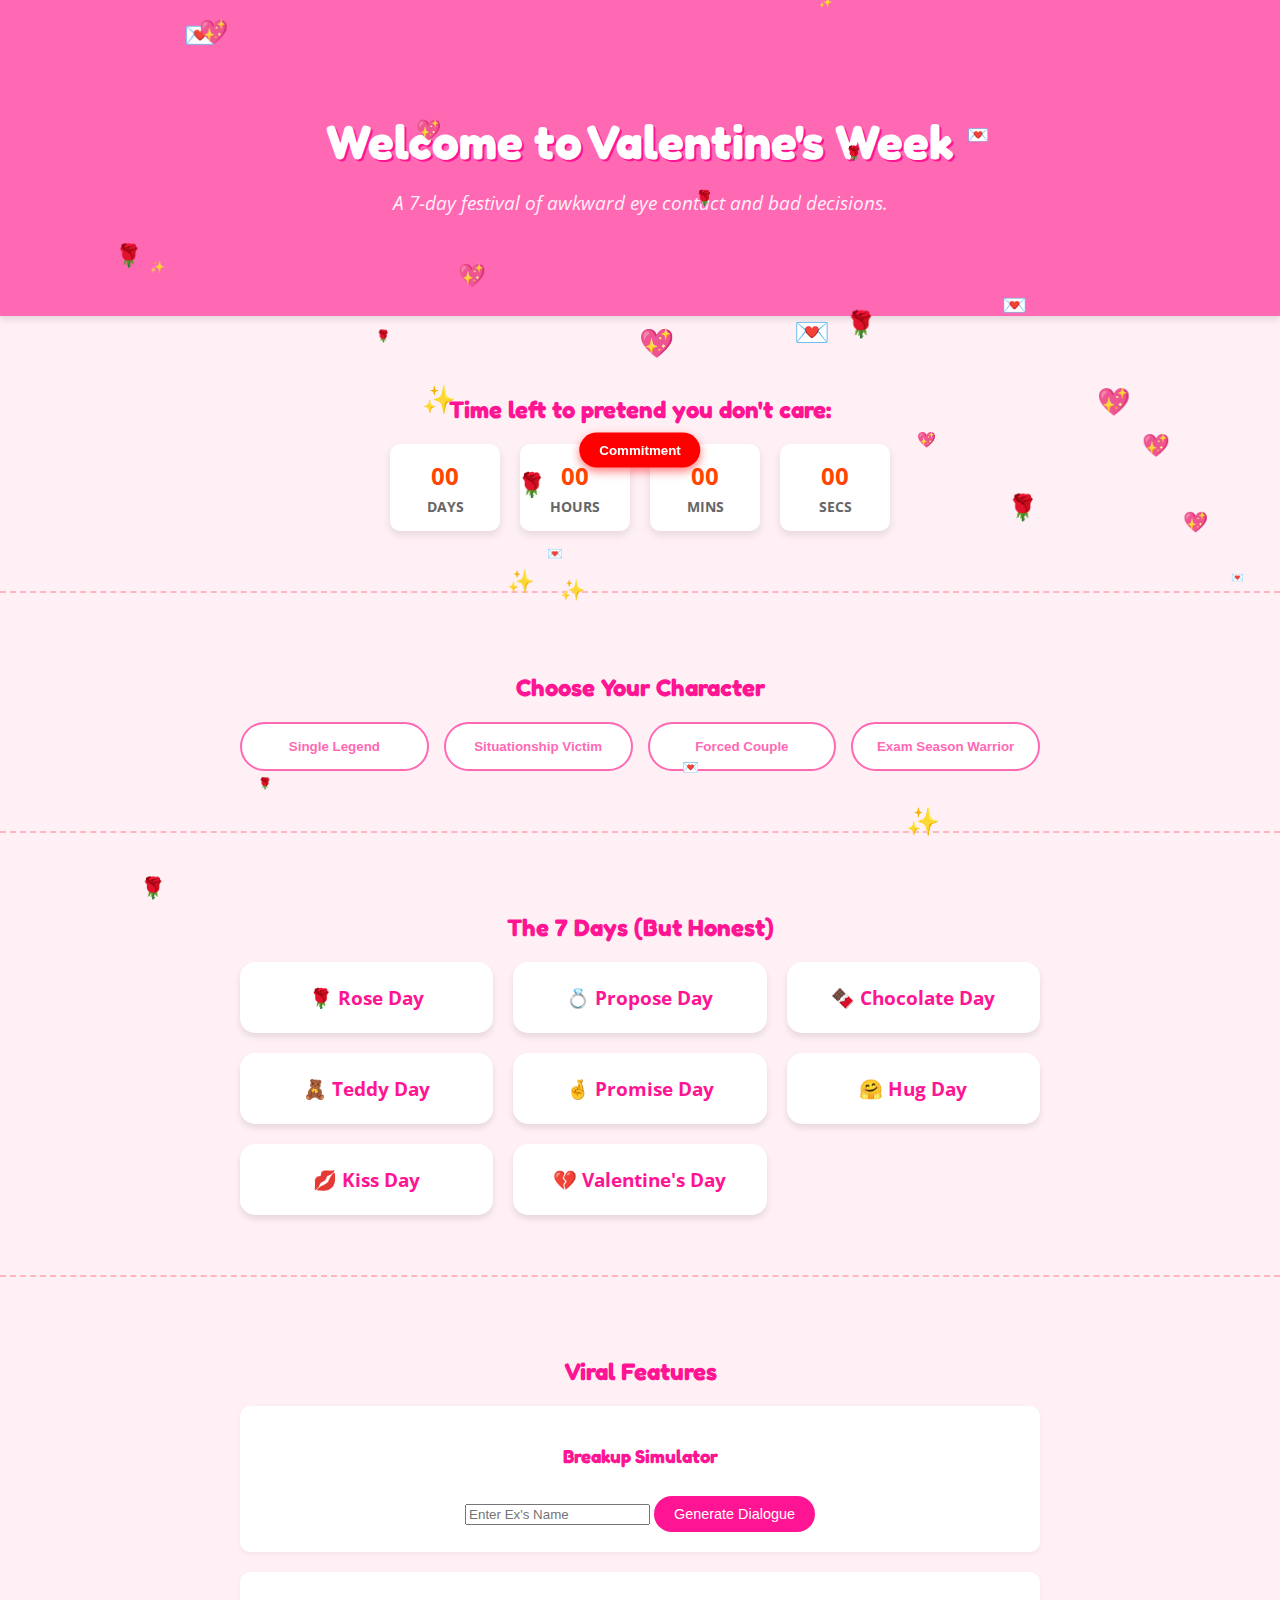
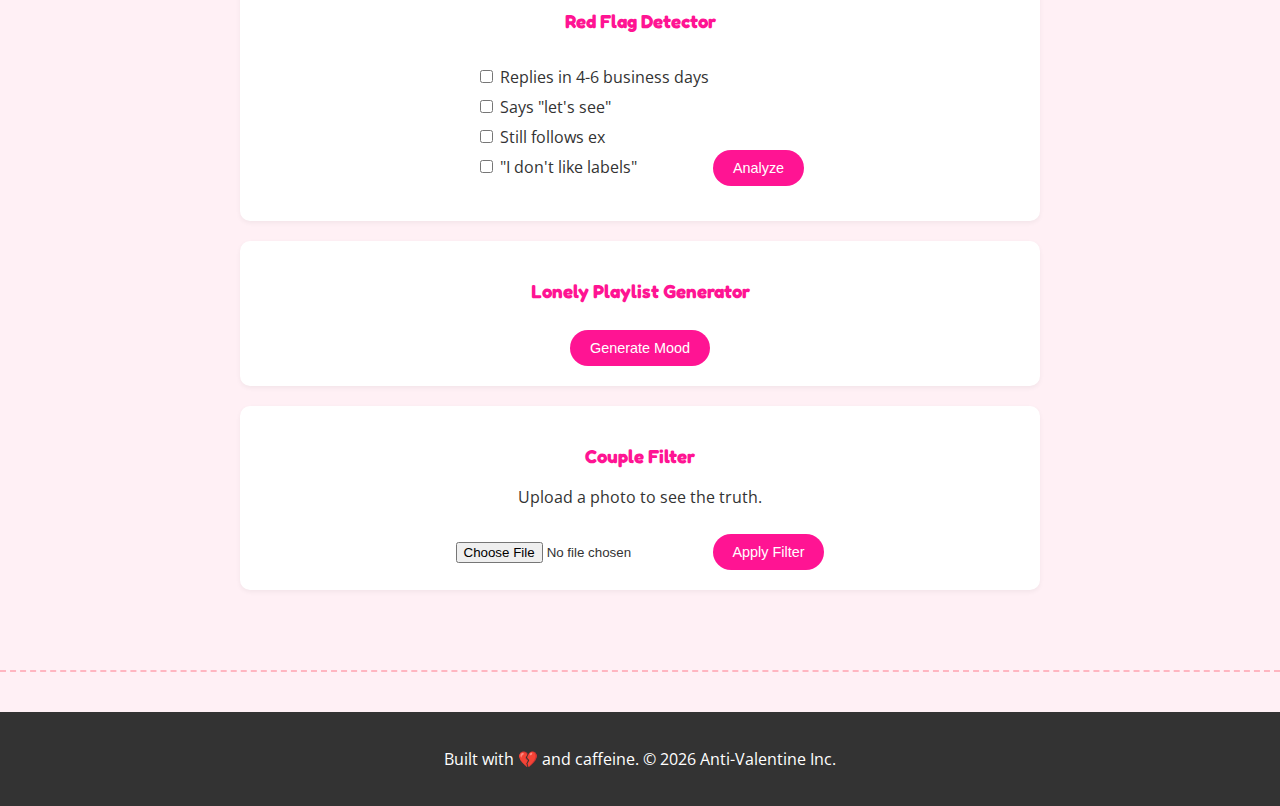
<file: index.html>
<!DOCTYPE html>
<html lang="en">

<head>
    <meta charset="UTF-8">
    <meta name="viewport" content="width=device-width, initial-scale=1.0">
    <title>Anti-Valentine Survival Calendar 2026</title>
    <link rel="stylesheet" href="style.css">
    <link href="https://fonts.googleapis.com/css2?family=Fredoka+One&family=Open+Sans:wght@400;600&display=swap"
        rel="stylesheet">
    <link rel="stylesheet" href="https://cdnjs.cloudflare.com/ajax/libs/font-awesome/6.0.0/css/all.min.css">
</head>

<body>

    <header class="hero">
        <div class="container">
            <h1>Welcome to Valentine's Week</h1>
            <p class="subtitle">A 7-day festival of awkward eye contact and bad decisions.</p>
        </div>
    </header>

    <section id="countdown" class="section">
        <div class="container">
            <h2>Time left to pretend you don't care:</h2>
            <div id="countdown-timer">
                <div class="time-unit">
                    <span id="days">00</span>
                    <label>Days</label>
                </div>
                <div class="time-unit">
                    <span id="hours">00</span>
                    <label>Hours</label>
                </div>
                <div class="time-unit">
                    <span id="minutes">00</span>
                    <label>Mins</label>
                </div>
                <div class="time-unit">
                    <span id="seconds">00</span>
                    <label>Secs</label>
                </div>
            </div>
        </div>
    </section>

    <section id="character-select" class="section">
        <div class="container">
            <h2>Choose Your Character</h2>
            <div class="character-grid">
                <button class="character-btn" data-char="single">Single Legend</button>
                <button class="character-btn" data-char="situationship">Situationship Victim</button>
                <button class="character-btn" data-char="forced">Forced Couple</button>
                <button class="character-btn" data-char="exam">Exam Season Warrior</button>
            </div>
            <div id="character-status" class="hidden">
                <p>Status: <span id="status-text">Select a character...</span></p>
                <p class="advice" id="ai-advice"></p>
            </div>
        </div>
    </section>

    <section id="the-week" class="section">
        <div class="container">
            <h2>The 7 Days (But Honest)</h2>
            <div class="days-nav-grid">
                <a href="rose-day.html" class="day-link-card">🌹 Rose Day</a>
                <a href="propose-day.html" class="day-link-card">💍 Propose Day</a>
                <a href="chocolate-day.html" class="day-link-card">🍫 Chocolate Day</a>
                <a href="teddy-day.html" class="day-link-card">🧸 Teddy Day</a>
                <a href="promise-day.html" class="day-link-card">🤞 Promise Day</a>
                <a href="hug-day.html" class="day-link-card">🤗 Hug Day</a>
                <a href="kiss-day.html" class="day-link-card">💋 Kiss Day</a>
                <a href="valentines-day.html" class="day-link-card highlight">💔 Valentine's Day</a>
            </div>
        </div>
    </section>

    <section id="viral-features" class="section">
        <div class="container">
            <h2>Viral Features</h2>

            <div class="feature-block">
                <h3>Breakup Simulator</h3>
                <input type="text" id="ex-name" placeholder="Enter Ex's Name">
                <button class="action-btn" onclick="simulateBreakup()">Generate Dialogue</button>
                <div id="breakup-result" class="result-box hidden"></div>
            </div>

            <div class="feature-block">
                <h3>Red Flag Detector</h3>
                <div class="checkbox-group">
                    <label><input type="checkbox" class="red-flag"> Replies in 4-6 business days</label>
                    <label><input type="checkbox" class="red-flag"> Says "let's see"</label>
                    <label><input type="checkbox" class="red-flag"> Still follows ex</label>
                    <label><input type="checkbox" class="red-flag"> "I don't like labels"</label>
                </div>
                <button class="action-btn" onclick="checkRedFlags()">Analyze</button>
                <div id="flag-result" class="result-box hidden"></div>
            </div>

            <div class="feature-block">
                <h3>Lonely Playlist Generator</h3>
                <button class="action-btn" onclick="generatePlaylist()">Generate Mood</button>
                <div id="playlist-result" class="result-box hidden"></div>
            </div>

            <div class="feature-block">
                <h3>Couple Filter</h3>
                <p>Upload a photo to see the truth.</p>
                <input type="file" id="couple-photo" accept="image/*">
                <button class="action-btn" onclick="applyCoupleFilter()">Apply Filter</button>
                <div id="couple-result" class="result-box hidden"></div>
            </div>

        </div>
    </section>

    <footer>
        <p>Built with 💔 and caffeine. &copy; 2026 Anti-Valentine Inc.</p>
    </footer>

    <!-- Background Effect -->
    <canvas id="heart-canvas"></canvas>

    <!-- Runaway Button -->
    <button id="runaway-btn">Commitment</button>

    <!-- Toasts Container -->
    <div id="toast-container"></div>

    <script src="https://cdnjs.cloudflare.com/ajax/libs/gsap/3.12.2/gsap.min.js"></script>
    <script src="script.js"></script>
</body>

</html>
</file>
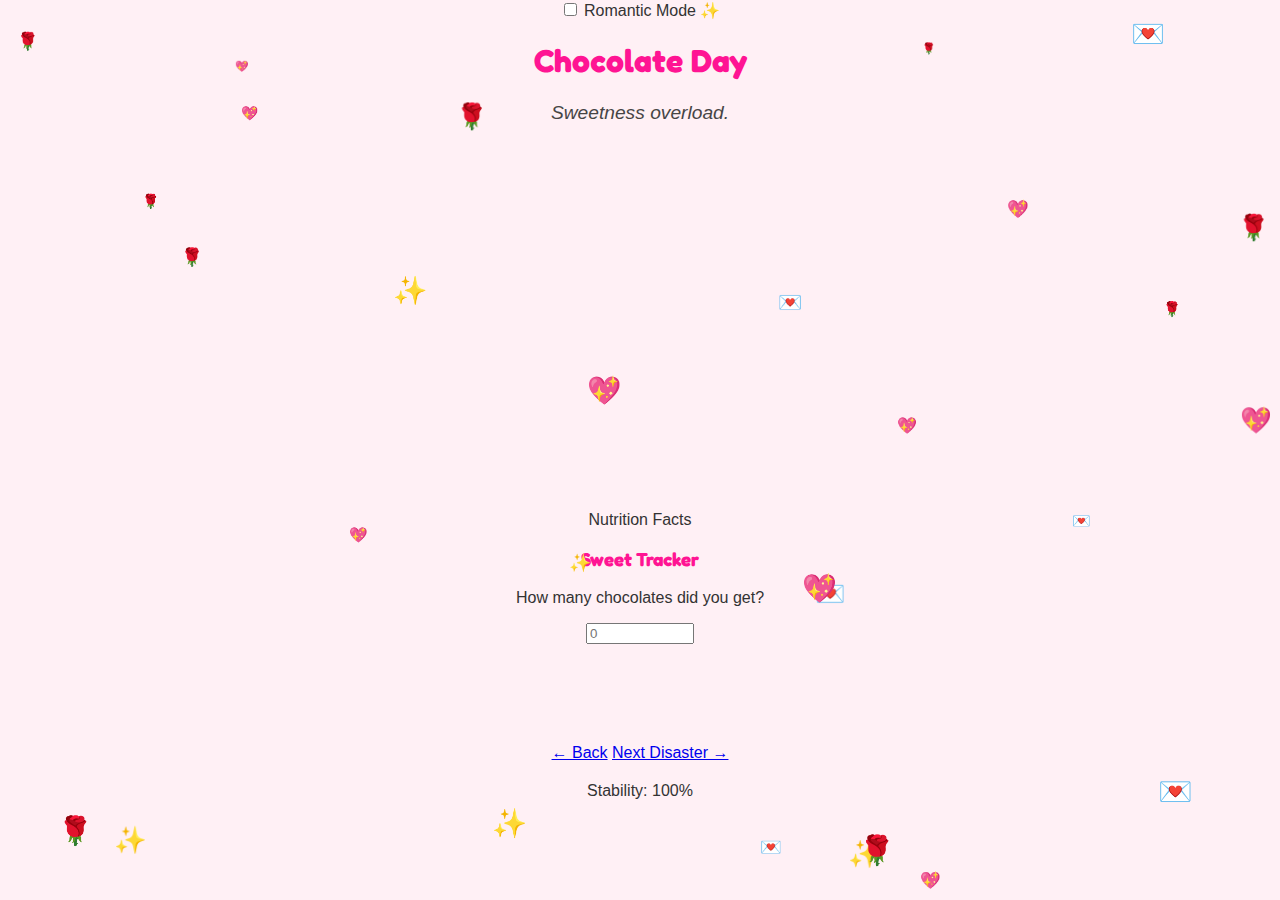
<file: chocolate-day.html>
<!DOCTYPE html>
<html lang="en">

<head>
    <meta charset="UTF-8">
    <meta name="viewport" content="width=device-width, initial-scale=1.0">
    <title>Chocolate Day | Anti-Valentine 2026</title>
    <link rel="stylesheet" href="style.css">
    <link href="https://fonts.googleapis.com/css2?family=Outfit:wght@300;400;700&family=Fredoka+One&display=swap"
        rel="stylesheet">
    <link rel="stylesheet" href="https://cdnjs.cloudflare.com/ajax/libs/font-awesome/6.0.0/css/all.min.css">
</head>

<body class="mood-romantic">

    <div id="fake-notification-bar" class="notification-bar"><span id="notification-text"></span></div>

    <div class="mood-toggle-container">
        <label class="switch"><input type="checkbox" id="mood-switch" onchange="toggleMood()"><span
                class="slider round"></span></label>
        <span id="mood-label" class="mood-label">Romantic Mode</span>
    </div>

    <header class="hero-new" style="min-height: 50vh;">
        <div class="hero-content">
            <h1 class="glitch" data-romantic="Chocolate Day" data-realistic="Diabetes Day">Chocolate Day</h1>
            <p class="subtitle" data-romantic="Sweetness overload." data-realistic="Sugar crash incoming."></p>
        </div>
    </header>

    <section class="section-new chat-layout">
        <div class="container">
            <div class="feature-card chat-bubble left" style="max-width: 600px; margin: 0 auto;">
                <div class="chat-sender">Nutrition Facts</div>
                <h3 data-romantic="Sweet Tracker" data-realistic="Guilt Tracker">Sweet Tracker</h3>
                <p data-romantic="How many chocolates did you get?" data-realistic="How much pain are you eating?">How
                    many chocolates did you get?</p>

                <input type="number" id="choco-count" class="modern-select" placeholder="0"
                    style="width: 100px; margin-bottom: 20px;">
                <div id="choco-result" class="result-text" style="font-size: 1.2rem; font-weight: bold;"></div>
            </div>
        </div>

        <div class="container" style="text-align: center; margin-top: 40px;">
            <a href="propose-day.html" class="small-btn outline-btn">← Back</a>
            <a href="teddy-day.html" class="small-btn">Next Disaster →</a>
        </div>
    </section>

    <div class="stability-container">
        <div class="stability-label">Stability: <span id="stability-score">100%</span></div>
        <div class="stability-bar-bg">
            <div id="stability-bar" class="stability-bar-fill" style="width: 100%;"></div>
        </div>
    </div>

    <div id="toast-container"></div>
    <canvas id="heart-canvas"></canvas>
    <script src="https://cdnjs.cloudflare.com/ajax/libs/gsap/3.12.2/gsap.min.js"></script>
    <script src="script.js"></script>
</body>

</html>
</file>
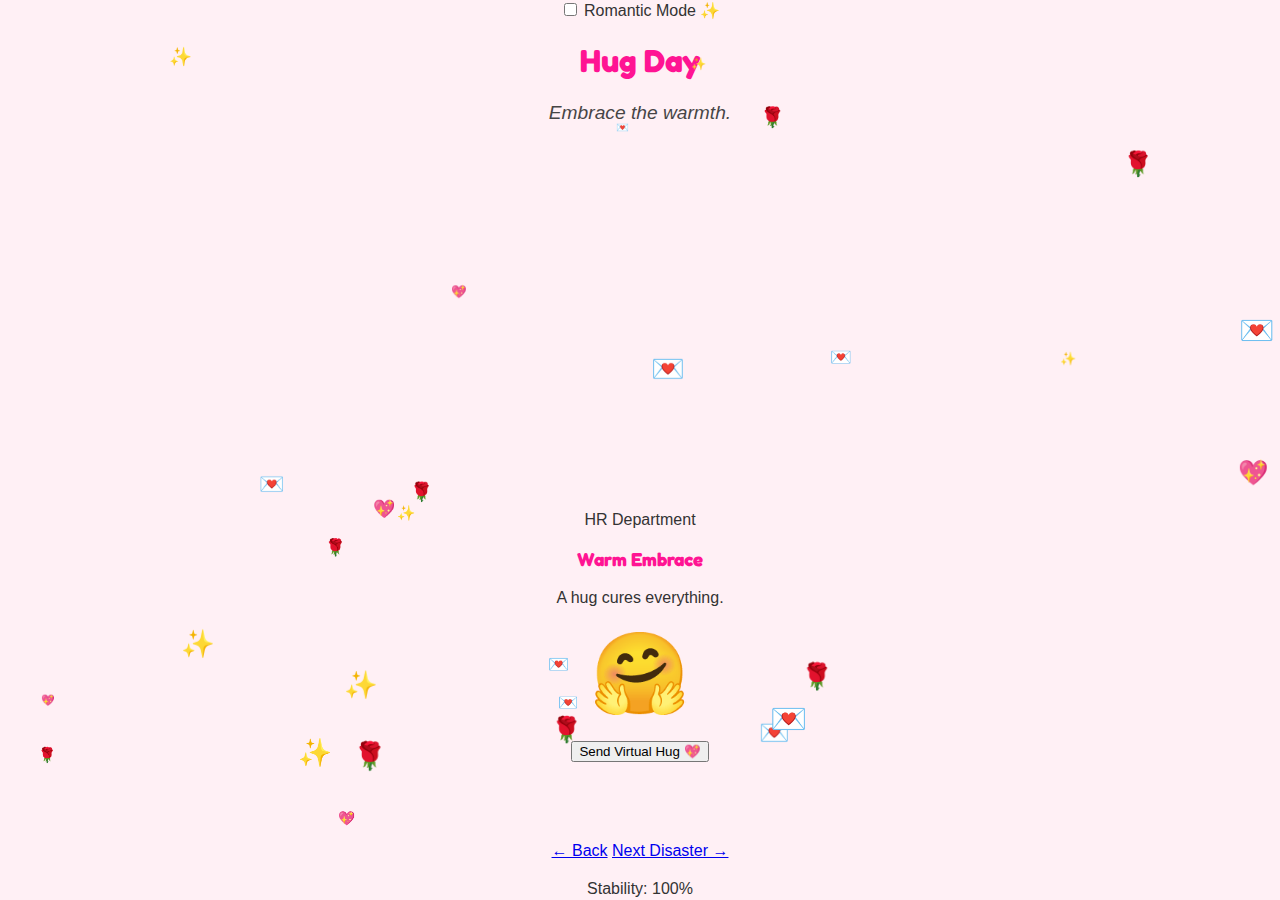
<file: hug-day.html>
<!DOCTYPE html>
<html lang="en">

<head>
    <meta charset="UTF-8">
    <meta name="viewport" content="width=device-width, initial-scale=1.0">
    <title>Hug Day | Anti-Valentine 2026</title>
    <link rel="stylesheet" href="style.css">
    <link href="https://fonts.googleapis.com/css2?family=Outfit:wght@300;400;700&family=Fredoka+One&display=swap"
        rel="stylesheet">
    <link rel="stylesheet" href="https://cdnjs.cloudflare.com/ajax/libs/font-awesome/6.0.0/css/all.min.css">
</head>

<body class="mood-romantic">

    <div id="fake-notification-bar" class="notification-bar"><span id="notification-text"></span></div>

    <div class="mood-toggle-container">
        <label class="switch"><input type="checkbox" id="mood-switch" onchange="toggleMood()"><span
                class="slider round"></span></label>
        <span id="mood-label" class="mood-label">Romantic Mode</span>
    </div>

    <header class="hero-new" style="min-height: 50vh;">
        <div class="hero-content">
            <h1 class="glitch" data-romantic="Hug Day" data-realistic="Awkward Contact Day">Hug Day</h1>
            <p class="subtitle" data-romantic="Embrace the warmth."
                data-realistic="Personal space violation in 3... 2... 1..."></p>
        </div>
    </header>

    <section class="section-new chat-layout">
        <div class="container">
            <div class="feature-card chat-bubble right" style="max-width: 600px; margin: 0 auto;">
                <div class="chat-sender">HR Department</div>
                <h3 data-romantic="Warm Embrace" data-realistic="The Side Hug">Warm Embrace</h3>
                <p data-romantic="A hug cures everything."
                    data-realistic="Keep it brief. No lingering. Hands visible at all times.">A hug cures everything.
                </p>

                <div style="font-size: 5rem; text-align: center; margin: 20px 0;">
                    <span data-romantic="🤗" data-realistic="😬">🤗</span>
                </div>

                <button class="big-btn" onclick="showToast('Hugging... please wait.', 'normal')"
                    data-romantic="Send Virtual Hug 💖" data-realistic="Send Awkward Pat on Back ✋">
                    Send Virtual Hug 💖
                </button>
            </div>
        </div>

        <div class="container" style="text-align: center; margin-top: 40px;">
            <a href="promise-day.html" class="small-btn outline-btn">← Back</a>
            <a href="kiss-day.html" class="small-btn">Next Disaster →</a>
        </div>
    </section>

    <div class="stability-container">
        <div class="stability-label">Stability: <span id="stability-score">100%</span></div>
        <div class="stability-bar-bg">
            <div id="stability-bar" class="stability-bar-fill" style="width: 100%;"></div>
        </div>
    </div>

    <div id="toast-container"></div>
    <canvas id="heart-canvas"></canvas>
    <script src="https://cdnjs.cloudflare.com/ajax/libs/gsap/3.12.2/gsap.min.js"></script>
    <script src="script.js"></script>
</body>

</html>
</file>
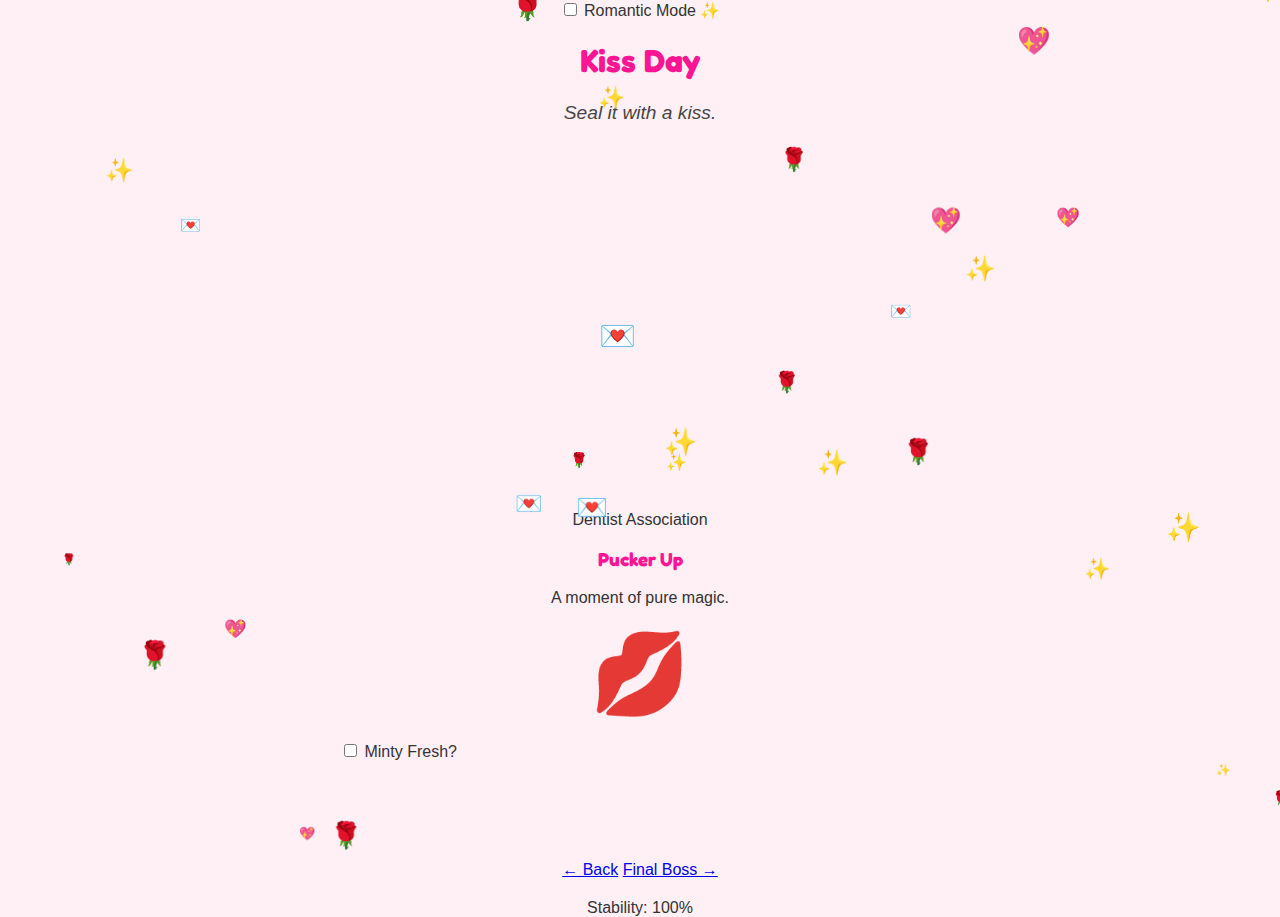
<file: kiss-day.html>
<!DOCTYPE html>
<html lang="en">

<head>
    <meta charset="UTF-8">
    <meta name="viewport" content="width=device-width, initial-scale=1.0">
    <title>Kiss Day | Anti-Valentine 2026</title>
    <link rel="stylesheet" href="style.css">
    <link href="https://fonts.googleapis.com/css2?family=Outfit:wght@300;400;700&family=Fredoka+One&display=swap"
        rel="stylesheet">
    <link rel="stylesheet" href="https://cdnjs.cloudflare.com/ajax/libs/font-awesome/6.0.0/css/all.min.css">
</head>

<body class="mood-romantic">

    <div id="fake-notification-bar" class="notification-bar"><span id="notification-text"></span></div>

    <div class="mood-toggle-container">
        <label class="switch"><input type="checkbox" id="mood-switch" onchange="toggleMood()"><span
                class="slider round"></span></label>
        <span id="mood-label" class="mood-label">Romantic Mode</span>
    </div>

    <header class="hero-new" style="min-height: 50vh;">
        <div class="hero-content">
            <h1 class="glitch" data-romantic="Kiss Day" data-realistic="Hygiene Check Day">Kiss Day</h1>
            <p class="subtitle" data-romantic="Seal it with a kiss." data-realistic="Did they brush? Did YOU brush?">
            </p>
        </div>
    </header>

    <section class="section-new chat-layout">
        <div class="container">
            <div class="feature-card chat-bubble left" style="max-width: 600px; margin: 0 auto;">
                <div class="chat-sender">Dentist Association</div>
                <h3 data-romantic="Pucker Up" data-realistic="Bacteria Exchange">Pucker Up</h3>
                <p data-romantic="A moment of pure magic." data-realistic="Scanning for garlic breath... Please hold.">A
                    moment of pure magic.</p>

                <div style="font-size: 5rem; text-align: center; margin: 20px 0;">
                    <span data-romantic="💋" data-realistic="🤢">💋</span>
                </div>

                <div class="checkbox-list" style="text-align: left; margin: 20px 0;">
                    <label><input type="checkbox"> <span data-romantic="Minty Fresh?"
                            data-realistic="Had onions for lunch?">Minty Fresh?</span></label>
                </div>
            </div>
        </div>

        <div class="container" style="text-align: center; margin-top: 40px;">
            <a href="hug-day.html" class="small-btn outline-btn">← Back</a>
            <a href="valentines-day.html" class="small-btn">Final Boss →</a>
        </div>
    </section>

    <div class="stability-container">
        <div class="stability-label">Stability: <span id="stability-score">100%</span></div>
        <div class="stability-bar-bg">
            <div id="stability-bar" class="stability-bar-fill" style="width: 100%;"></div>
        </div>
    </div>

    <div id="toast-container"></div>
    <canvas id="heart-canvas"></canvas>
    <script src="https://cdnjs.cloudflare.com/ajax/libs/gsap/3.12.2/gsap.min.js"></script>
    <script src="script.js"></script>
</body>

</html>
</file>
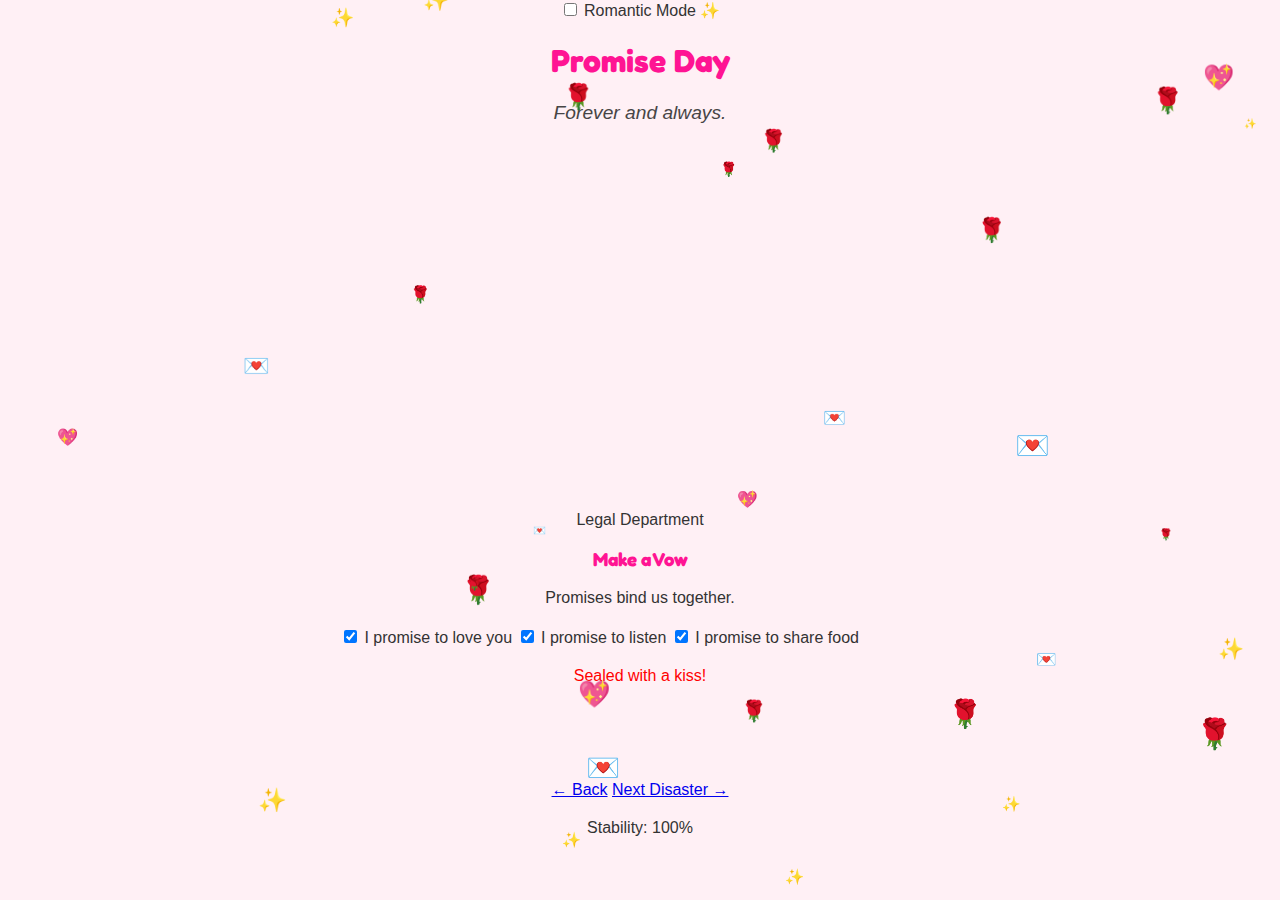
<file: promise-day.html>
<!DOCTYPE html>
<html lang="en">

<head>
    <meta charset="UTF-8">
    <meta name="viewport" content="width=device-width, initial-scale=1.0">
    <title>Promise Day | Anti-Valentine 2026</title>
    <link rel="stylesheet" href="style.css">
    <link href="https://fonts.googleapis.com/css2?family=Outfit:wght@300;400;700&family=Fredoka+One&display=swap"
        rel="stylesheet">
    <link rel="stylesheet" href="https://cdnjs.cloudflare.com/ajax/libs/font-awesome/6.0.0/css/all.min.css">
</head>

<body class="mood-romantic">

    <div id="fake-notification-bar" class="notification-bar"><span id="notification-text"></span></div>

    <div class="mood-toggle-container">
        <label class="switch"><input type="checkbox" id="mood-switch" onchange="toggleMood()"><span
                class="slider round"></span></label>
        <span id="mood-label" class="mood-label">Romantic Mode</span>
    </div>

    <header class="hero-new" style="min-height: 50vh;">
        <div class="hero-content">
            <h1 class="glitch" data-romantic="Promise Day" data-realistic="Empty Lies Day">Promise Day</h1>
            <p class="subtitle" data-romantic="Forever and always." data-realistic="Terms and conditions apply."></p>
        </div>
    </header>

    <section class="section-new chat-layout">
        <div class="container">
            <div class="feature-card chat-bubble left" style="max-width: 600px; margin: 0 auto;">
                <div class="chat-sender">Legal Department</div>
                <h3 data-romantic="Make a Vow" data-realistic="Verbal Contracts">Make a Vow</h3>
                <p data-romantic="Promises bind us together."
                    data-realistic="Legally non-binding. Void where prohibited.">Promises bind us together.</p>

                <div class="checkbox-list" style="text-align: left; margin: 20px 0;">
                    <label><input type="checkbox" checked> <span data-romantic="I promise to love you"
                            data-realistic="I promise to try (briefly)">I promise to love you</span></label>
                    <label><input type="checkbox" checked> <span data-romantic="I promise to listen"
                            data-realistic="I promise to pretend to listen">I promise to listen</span></label>
                    <label><input type="checkbox" checked> <span data-romantic="I promise to share food"
                            data-realistic="I promise to steal your fries">I promise to share food</span></label>
                </div>

                <p class="inner-thought" style="text-align: center; color: red;">
                    <span data-romantic="Sealed with a kiss!" data-realistic="*fingers crossed behind back*">Sealed with
                        a kiss!</span>
                </p>
            </div>
        </div>

        <div class="container" style="text-align: center; margin-top: 40px;">
            <a href="teddy-day.html" class="small-btn outline-btn">← Back</a>
            <a href="hug-day.html" class="small-btn">Next Disaster →</a>
        </div>
    </section>

    <div class="stability-container">
        <div class="stability-label">Stability: <span id="stability-score">100%</span></div>
        <div class="stability-bar-bg">
            <div id="stability-bar" class="stability-bar-fill" style="width: 100%;"></div>
        </div>
    </div>

    <div id="toast-container"></div>
    <canvas id="heart-canvas"></canvas>
    <script src="https://cdnjs.cloudflare.com/ajax/libs/gsap/3.12.2/gsap.min.js"></script>
    <script src="script.js"></script>
</body>

</html>
</file>
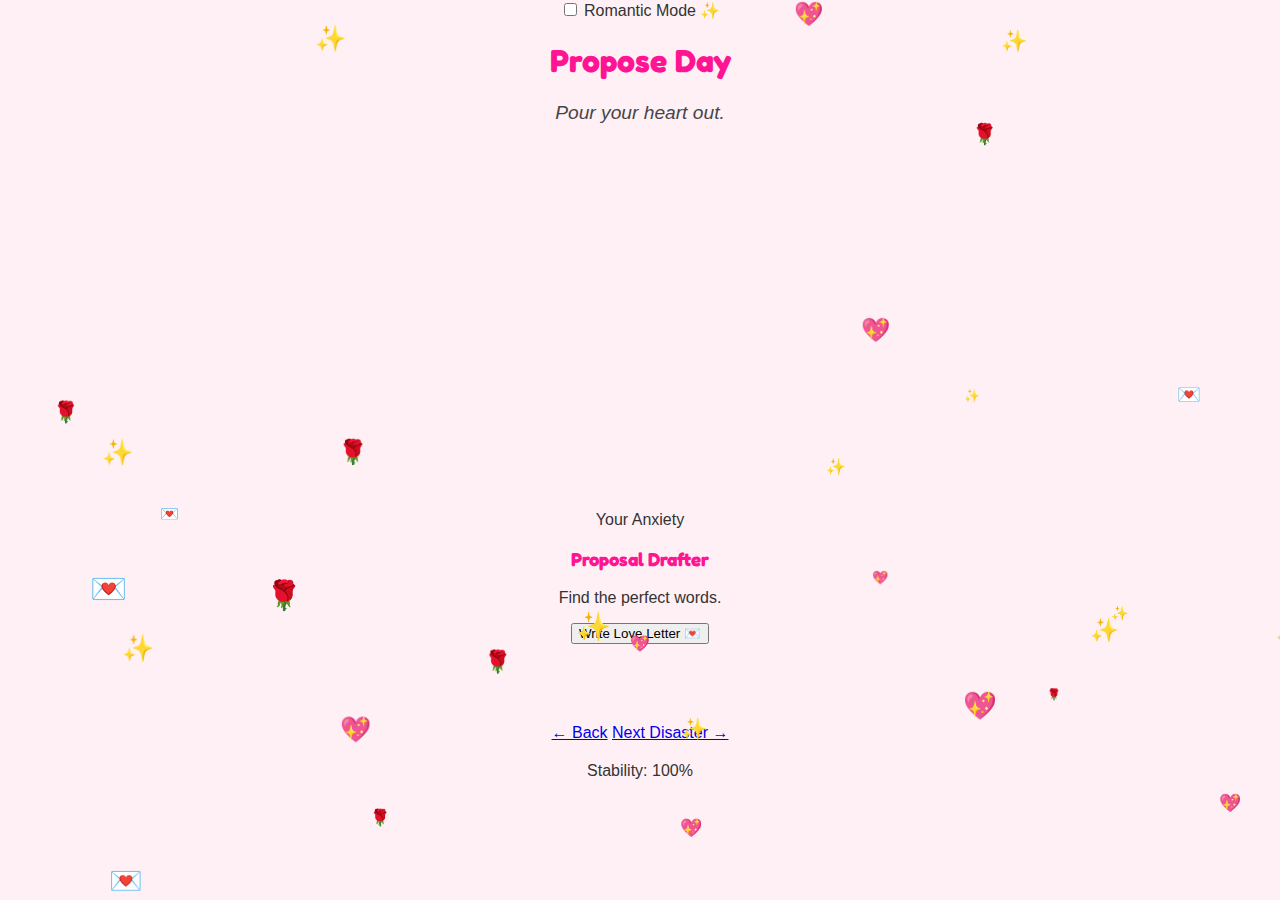
<file: propose-day.html>
<!DOCTYPE html>
<html lang="en">

<head>
    <meta charset="UTF-8">
    <meta name="viewport" content="width=device-width, initial-scale=1.0">
    <title>Propose Day | Anti-Valentine 2026</title>
    <link rel="stylesheet" href="style.css">
    <link href="https://fonts.googleapis.com/css2?family=Outfit:wght@300;400;700&family=Fredoka+One&display=swap"
        rel="stylesheet">
    <link rel="stylesheet" href="https://cdnjs.cloudflare.com/ajax/libs/font-awesome/6.0.0/css/all.min.css">
</head>

<body class="mood-romantic">

    <div id="fake-notification-bar" class="notification-bar"><span id="notification-text"></span></div>

    <div class="mood-toggle-container">
        <label class="switch"><input type="checkbox" id="mood-switch" onchange="toggleMood()"><span
                class="slider round"></span></label>
        <span id="mood-label" class="mood-label">Romantic Mode</span>
    </div>

    <header class="hero-new" style="min-height: 50vh;">
        <div class="hero-content">
            <h1 class="glitch" data-romantic="Propose Day" data-realistic="Regret Day">Propose Day</h1>
            <p class="subtitle" data-romantic="Pour your heart out."
                data-realistic="Don't do it. Capture the flag instead."></p>
        </div>
    </header>

    <section class="section-new chat-layout">
        <div class="container">
            <div class="feature-card chat-bubble right" style="max-width: 600px; margin: 0 auto;">
                <div class="chat-sender">Your Anxiety</div>
                <h3 data-romantic="Proposal Drafter" data-realistic="Rejection Simulator">Proposal Drafter</h3>
                <p data-romantic="Find the perfect words."
                    data-realistic="Prepare for the 'I see you as a friend' speech.">Find the perfect words.</p>

                <button class="big-btn" onclick="draftProposal()" data-romantic="Write Love Letter 💌"
                    data-realistic="Draft Bad Idea 🤡">
                    Write Love Letter 💌
                </button>
                <div id="proposal-result" class="result-text hidden" style="margin-top:20px; font-size: 1.2rem;"></div>
            </div>
        </div>

        <div class="container" style="text-align: center; margin-top: 40px;">
            <a href="rose-day.html" class="small-btn outline-btn">← Back</a>
            <a href="chocolate-day.html" class="small-btn">Next Disaster →</a>
        </div>
    </section>

    <div class="stability-container">
        <div class="stability-label">Stability: <span id="stability-score">100%</span></div>
        <div class="stability-bar-bg">
            <div id="stability-bar" class="stability-bar-fill" style="width: 100%;"></div>
        </div>
    </div>

    <div id="toast-container"></div>
    <canvas id="heart-canvas"></canvas>
    <script src="https://cdnjs.cloudflare.com/ajax/libs/gsap/3.12.2/gsap.min.js"></script>
    <script src="script.js"></script>
</body>

</html>
</file>
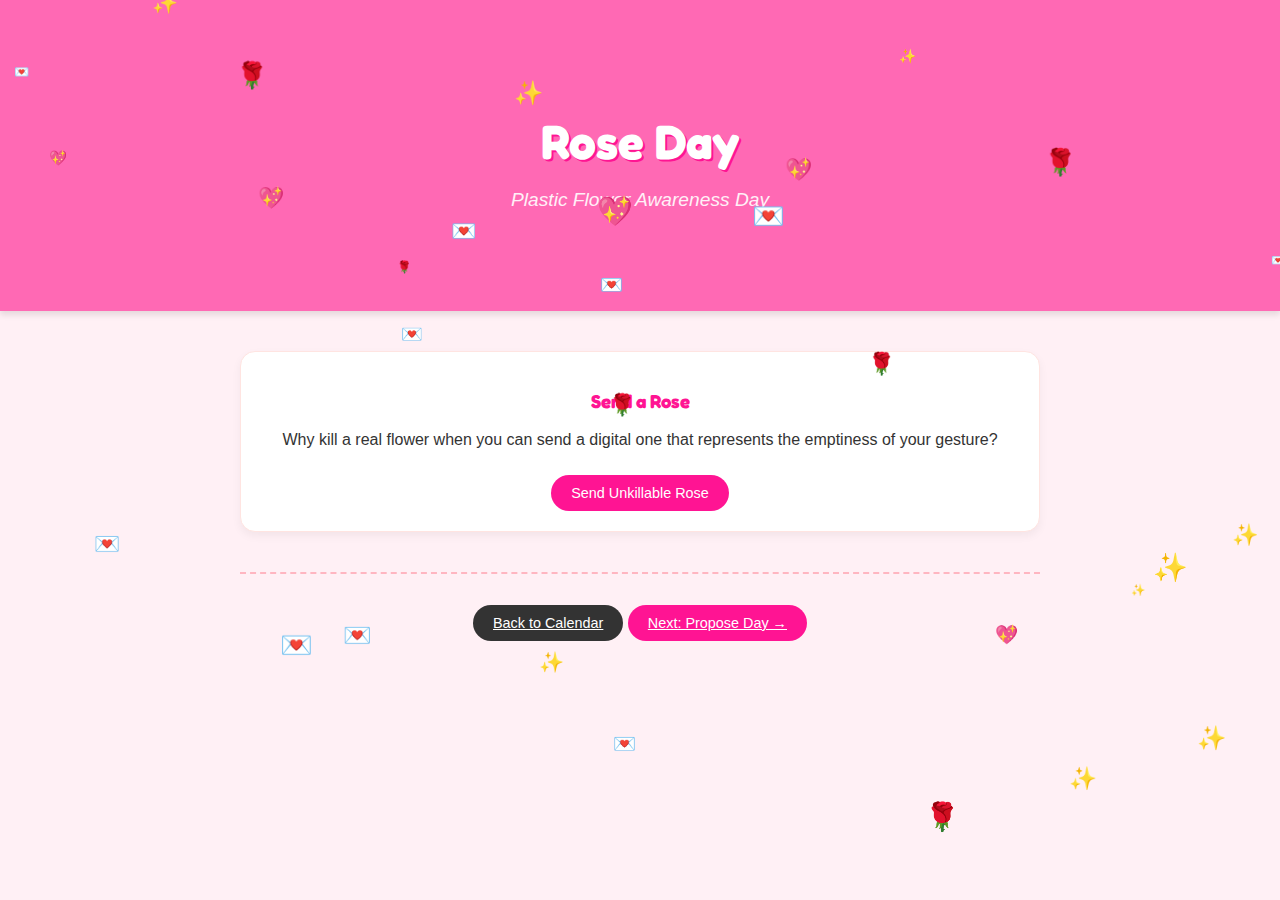
<file: rose-day.html>
<!DOCTYPE html>
<html lang="en">

<head>
    <meta charset="UTF-8">
    <meta name="viewport" content="width=device-width, initial-scale=1.0">
    <title>Rose Day | Anti-Valentine 2026</title>
    <link rel="stylesheet" href="style.css">
    <link href="https://fonts.googleapis.com/css2?family=Fredoka+One&display=swap" rel="stylesheet">
</head>

<body>
    <header class="hero">
        <div class="container">
            <h1>Rose Day</h1>
            <p class="subtitle">Plastic Flower Awareness Day</p>
        </div>
    </header>

    <div class="container section">
        <div class="day-card" id="rose-day">
            <h3>Send a Rose</h3>
            <p>Why kill a real flower when you can send a digital one that represents the emptiness of your gesture?</p>
            <button class="action-btn" onclick="generateRose()">Send Unkillable Rose</button>
            <div id="rose-result" class="result-box hidden"></div>
        </div>
    </div>

    <div class="container" style="margin-top: 20px;">
        <a href="index.html" class="action-btn" style="background: #333;">Back to Calendar</a>
        <a href="propose-day.html" class="action-btn">Next: Propose Day &rarr;</a>
    </div>

    <canvas id="heart-canvas"></canvas>
    <script src="https://cdnjs.cloudflare.com/ajax/libs/gsap/3.12.2/gsap.min.js"></script>
    <script src="script.js"></script>
</body>

</html>
</file>
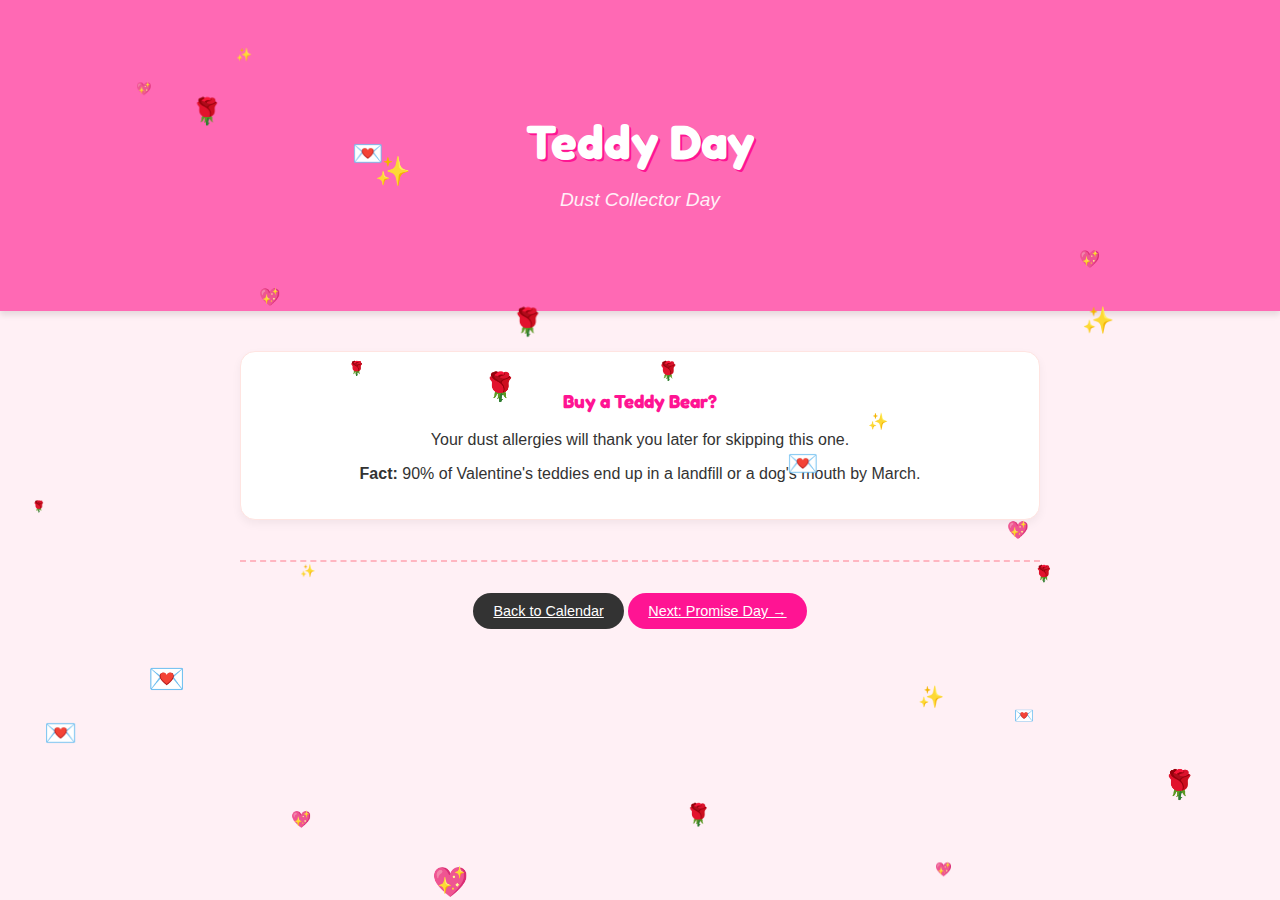
<file: teddy-day.html>
<!DOCTYPE html>
<html lang="en">

<head>
    <meta charset="UTF-8">
    <meta name="viewport" content="width=device-width, initial-scale=1.0">
    <title>Teddy Day | Anti-Valentine 2026</title>
    <link rel="stylesheet" href="style.css">
    <link href="https://fonts.googleapis.com/css2?family=Fredoka+One&display=swap" rel="stylesheet">
</head>

<body>
    <header class="hero">
        <div class="container">
            <h1>Teddy Day</h1>
            <p class="subtitle">Dust Collector Day</p>
        </div>
    </header>

    <div class="container section">
        <div class="day-card">
            <h3>Buy a Teddy Bear?</h3>
            <p>Your dust allergies will thank you later for skipping this one.</p>
            <p class="roast"><strong>Fact:</strong> 90% of Valentine's teddies end up in a landfill or a dog's mouth by
                March.</p>
        </div>
    </div>

    <div class="container" style="margin-top: 20px;">
        <a href="index.html" class="action-btn" style="background: #333;">Back to Calendar</a>
        <a href="promise-day.html" class="action-btn">Next: Promise Day &rarr;</a>
    </div>

    <canvas id="heart-canvas"></canvas>
    <script src="https://cdnjs.cloudflare.com/ajax/libs/gsap/3.12.2/gsap.min.js"></script>
    <script src="script.js"></script>
</body>

</html>
</file>
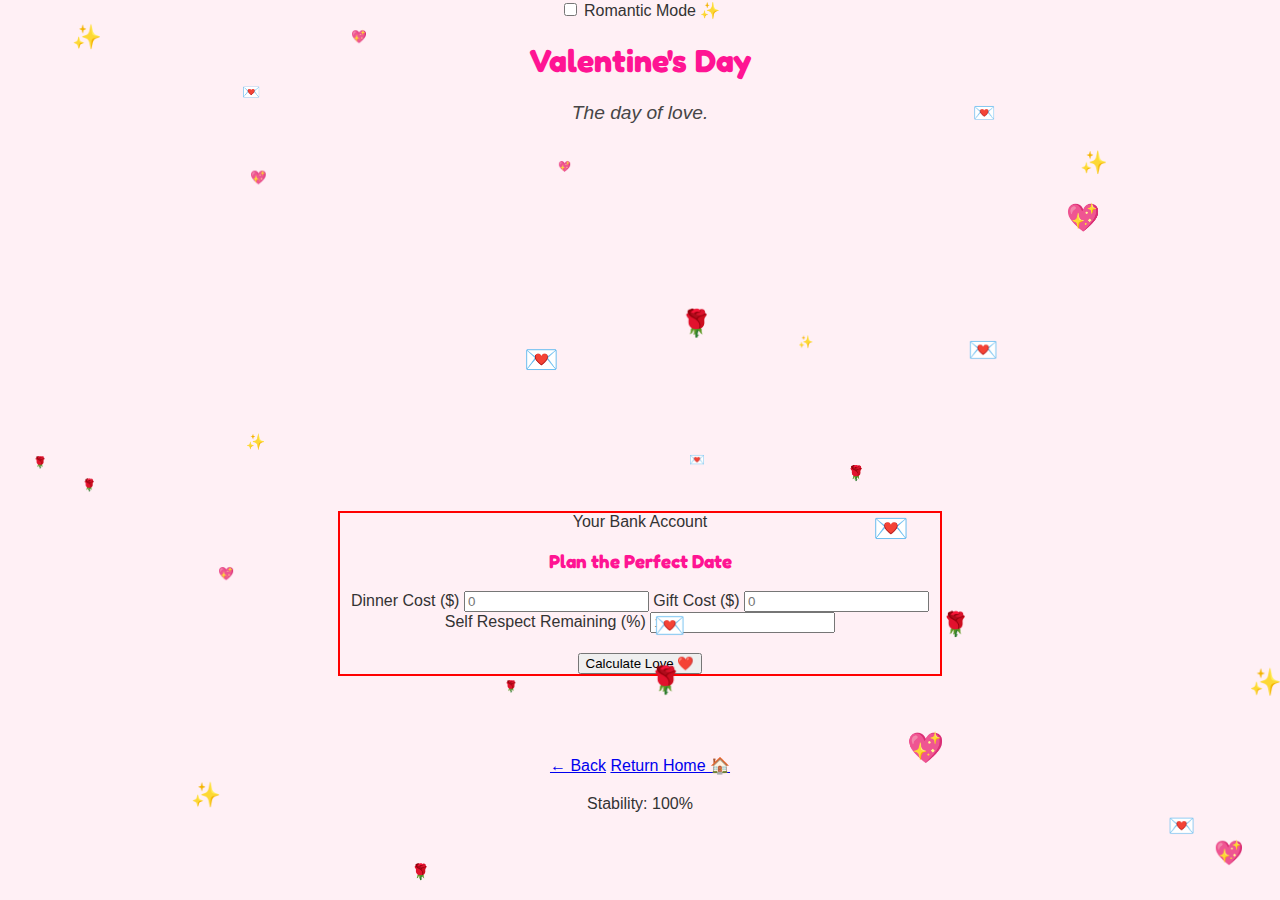
<file: valentines-day.html>
<!DOCTYPE html>
<html lang="en">

<head>
    <meta charset="UTF-8">
    <meta name="viewport" content="width=device-width, initial-scale=1.0">
    <title>Valentine's Day | Anti-Valentine 2026</title>
    <link rel="stylesheet" href="style.css">
    <link href="https://fonts.googleapis.com/css2?family=Outfit:wght@300;400;700&family=Fredoka+One&display=swap"
        rel="stylesheet">
    <link rel="stylesheet" href="https://cdnjs.cloudflare.com/ajax/libs/font-awesome/6.0.0/css/all.min.css">
</head>

<body class="mood-romantic">

    <div id="fake-notification-bar" class="notification-bar"><span id="notification-text"></span></div>

    <div class="mood-toggle-container">
        <label class="switch"><input type="checkbox" id="mood-switch" onchange="toggleMood()"><span
                class="slider round"></span></label>
        <span id="mood-label" class="mood-label">Romantic Mode</span>
    </div>

    <header class="hero-new" style="min-height: 50vh;">
        <div class="hero-content">
            <h1 class="glitch" data-romantic="Valentine's Day" data-realistic="Bankrupt Day">Valentine's Day</h1>
            <p class="subtitle" data-romantic="The day of love." data-realistic="The day of capitalist exploitation.">
            </p>
        </div>
    </header>

    <section class="section-new chat-layout">
        <div class="container">
            <div class="feature-card chat-bubble right"
                style="max-width: 600px; margin: 0 auto; border: 2px solid red;">
                <div class="chat-sender">Your Bank Account</div>
                <h3 data-romantic="Plan the Perfect Date" data-realistic="Calculate the Damage">Plan the Perfect Date
                </h3>

                <div class="input-group" style="flex-direction: column; gap: 10px;">
                    <label>Dinner Cost ($)</label>
                    <input type="number" id="cost-dinner" class="modern-select" placeholder="0">

                    <label>Gift Cost ($)</label>
                    <input type="number" id="cost-gift" class="modern-select" placeholder="0">

                    <label>Self Respect Remaining (%)</label>
                    <input type="number" id="cost-dignity" class="modern-select" placeholder="10">
                </div>

                <button class="big-btn" onclick="calculateExpenses()" data-romantic="Calculate Love ❤️"
                    data-realistic="Calculate Debt 💸" style="margin-top:20px;">
                    Calculate Love ❤️
                </button>
                <div id="expense-result" class="result-text hidden" style="margin-top:20px; font-weight:bold;"></div>
            </div>
        </div>

        <div class="container" style="text-align: center; margin-top: 40px;">
            <a href="kiss-day.html" class="small-btn outline-btn">← Back</a>
            <a href="index.html" class="small-btn">Return Home 🏠</a>
        </div>
    </section>

    <!-- Custom Script for Calc -->
    <script>
        function calculateExpenses() {
            const d = Number(document.getElementById('cost-dinner').value) || 0;
            const g = Number(document.getElementById('cost-gift').value) || 0;
            const res = document.getElementById('expense-result');
            const total = d + g;

            const isRealistic = document.body.classList.contains('mood-realistic');

            if (isRealistic) {
                res.innerText = `Total Loss: $${total}. Status: Broke & Lonely.`;
                res.style.color = "red";
            } else {
                res.innerText = `Total Investment: $${total}. Return: Priceless Love!`;
                res.style.color = "var(--romantic-text)";
            }
            res.classList.remove('hidden');
        }
    </script>

    <div class="stability-container">
        <div class="stability-label">Stability: <span id="stability-score">100%</span></div>
        <div class="stability-bar-bg">
            <div id="stability-bar" class="stability-bar-fill" style="width: 100%;"></div>
        </div>
    </div>

    <div id="toast-container"></div>
    <canvas id="heart-canvas"></canvas>
    <script src="https://cdnjs.cloudflare.com/ajax/libs/gsap/3.12.2/gsap.min.js"></script>
    <script src="script.js"></script>
</body>

</html>
</file>
<file: style.css>
/* Global Styles */
body {
    font-family: 'Open Sans', sans-serif;
    background-color: #fff0f5;
    /* Lavender Blush */
    color: #333;
    margin: 0;
    padding: 0;
    text-align: center;
    overflow-x: hidden;
}

.days-nav-grid {
    display: grid;
    grid-template-columns: repeat(auto-fit, minmax(200px, 1fr));
    gap: 20px;
    margin-top: 20px;
}

.day-link-card {
    display: block;
    background: white;
    padding: 20px;
    border-radius: 15px;
    text-decoration: none;
    color: #ff1493;
    font-weight: bold;
    font-size: 1.2em;
    box-shadow: 0 4px 6px rgba(0, 0, 0, 0.1);
    border: 2px solid transparent;
    transition: all 0.3s ease;
}

.day-link-card:hover {
    transform: translateY(-5px);
    border-color: #ff69b4;
    background-color: #fff0f5;
}

#heart-canvas {
    position: fixed;
    top: 0;
    left: 0;
    width: 100%;
    height: 100%;
    pointer-events: none;
}

#runaway-btn {
    position: fixed;
    top: 50%;
    left: 50%;
    transform: translate(-50%, -50%);
    background: #ff0000;
    color: white;
    padding: 10px 20px;
    border: none;
    border-radius: 50px;
    font-weight: bold;
    cursor: pointer;
    box-shadow: 0 4px 10px rgba(255, 0, 0, 0.5);
    z-index: 1000;
}

#toast-container {
    position: fixed;
    bottom: 20px;
    right: 20px;
    z-index: 1001;
    display: flex;
    flex-direction: column-reverse;
    /* Newest at bottom */
    gap: 10px;
}

.toast {
    background: rgba(255, 255, 255, 0.95);
    border-left: 5px solid #ff1493;
    padding: 15px;
    border-radius: 5px;
    box-shadow: 0 2px 10px rgba(0, 0, 0, 0.1);
    min-width: 200px;
    font-size: 0.9em;
    animation: slideIn 0.3s ease-out forwards;
}

@keyframes slideIn {
    from {
        transform: translateX(100%);
        opacity: 0;
    }

    to {
        transform: translateX(0);
        opacity: 1;
    }
}

h1,
h2,
h3 {
    font-family: 'Fredoka One', cursive;
    color: #ff1493;
    /* Deep Pink */
}

.container {
    max-width: 800px;
    margin: 0 auto;
    padding: 20px;
}

.section {
    padding: 40px 0;
    border-bottom: 2px dashed #ffb6c1;
    /* Light Pink */
}

/* Header */
.hero {
    background-color: #ff69b4;
    /* Hot Pink */
    color: white;
    padding: 60px 0;
    box-shadow: 0 4px 6px rgba(0, 0, 0, 0.1);
}

.hero h1 {
    font-size: 3em;
    margin-bottom: 10px;
    color: #fff;
    text-shadow: 2px 2px #ff1493;
}

.subtitle {
    font-size: 1.2em;
    font-style: italic;
    opacity: 0.9;
}

/* Countdown */
#countdown-timer {
    display: flex;
    justify-content: center;
    gap: 20px;
    font-size: 1.5em;
    font-weight: bold;
    color: #ff4500;
    /* Orange Red */
}

.time-unit {
    background: #fff;
    padding: 15px;
    border-radius: 10px;
    box-shadow: 0 4px 8px rgba(0, 0, 0, 0.1);
    min-width: 80px;
}

.time-unit label {
    display: block;
    font-size: 0.6em;
    color: #666;
    text-transform: uppercase;
    margin-top: 5px;
}

/* Character Select */
.character-grid {
    display: grid;
    grid-template-columns: repeat(auto-fit, minmax(150px, 1fr));
    gap: 15px;
    margin-top: 20px;
}

.character-btn {
    background-color: #fff;
    border: 2px solid #ff69b4;
    color: #ff69b4;
    padding: 15px;
    border-radius: 25px;
    font-weight: bold;
    cursor: pointer;
    transition: all 0.3s ease;
}

.character-btn:hover {
    background-color: #ff69b4;
    color: white;
    transform: translateY(-3px);
}

#character-status {
    margin-top: 20px;
    font-style: italic;
    color: #555;
}

/* The 7 Days */
.calendar-grid {
    display: grid;
    grid-template-columns: repeat(auto-fit, minmax(250px, 1fr));
    gap: 20px;
    margin-top: 20px;
}

.day-card {
    background: white;
    padding: 20px;
    border-radius: 15px;
    box-shadow: 0 4px 10px rgba(0, 0, 0, 0.05);
    transition: transform 0.2s;
    border: 1px solid #ffe4e1;
}

.day-card:hover {
    transform: scale(1.02);
    border-color: #ff69b4;
}

.honest-name {
    font-weight: bold;
    color: #ff4500;
    margin-bottom: 15px;
}

.action-btn {
    background-color: #ff1493;
    color: white;
    border: none;
    padding: 10px 20px;
    border-radius: 20px;
    cursor: pointer;
    font-size: 0.9em;
    margin-top: 10px;
}

.action-btn:hover {
    background-color: #c71585;
    /* Medium Violet Red */
}

.result-box {
    margin-top: 15px;
    background: #f0f8ff;
    padding: 10px;
    border-radius: 8px;
    font-size: 0.9em;
    color: #444;
    border-left: 4px solid #ff69b4;
}

.hidden {
    display: none;
}

/* Viral Features */
.feature-block {
    background: white;
    padding: 20px;
    margin: 20px 0;
    border-radius: 10px;
    box-shadow: 0 2px 5px rgba(0, 0, 0, 0.05);
}

.checkbox-group {
    text-align: left;
    display: inline-block;
    margin: 15px 0;
}

.checkbox-group label {
    display: block;
    margin-bottom: 8px;
}

footer {
    padding: 20px;
    background-color: #333;
    color: white;
    margin-top: 40px;
}

/* Responsive adjustments */
@media (max-width: 600px) {
    .hero h1 {
        font-size: 2em;
    }

    .countdown-timer {
        font-size: 1.2em;
    }
}
</file>
